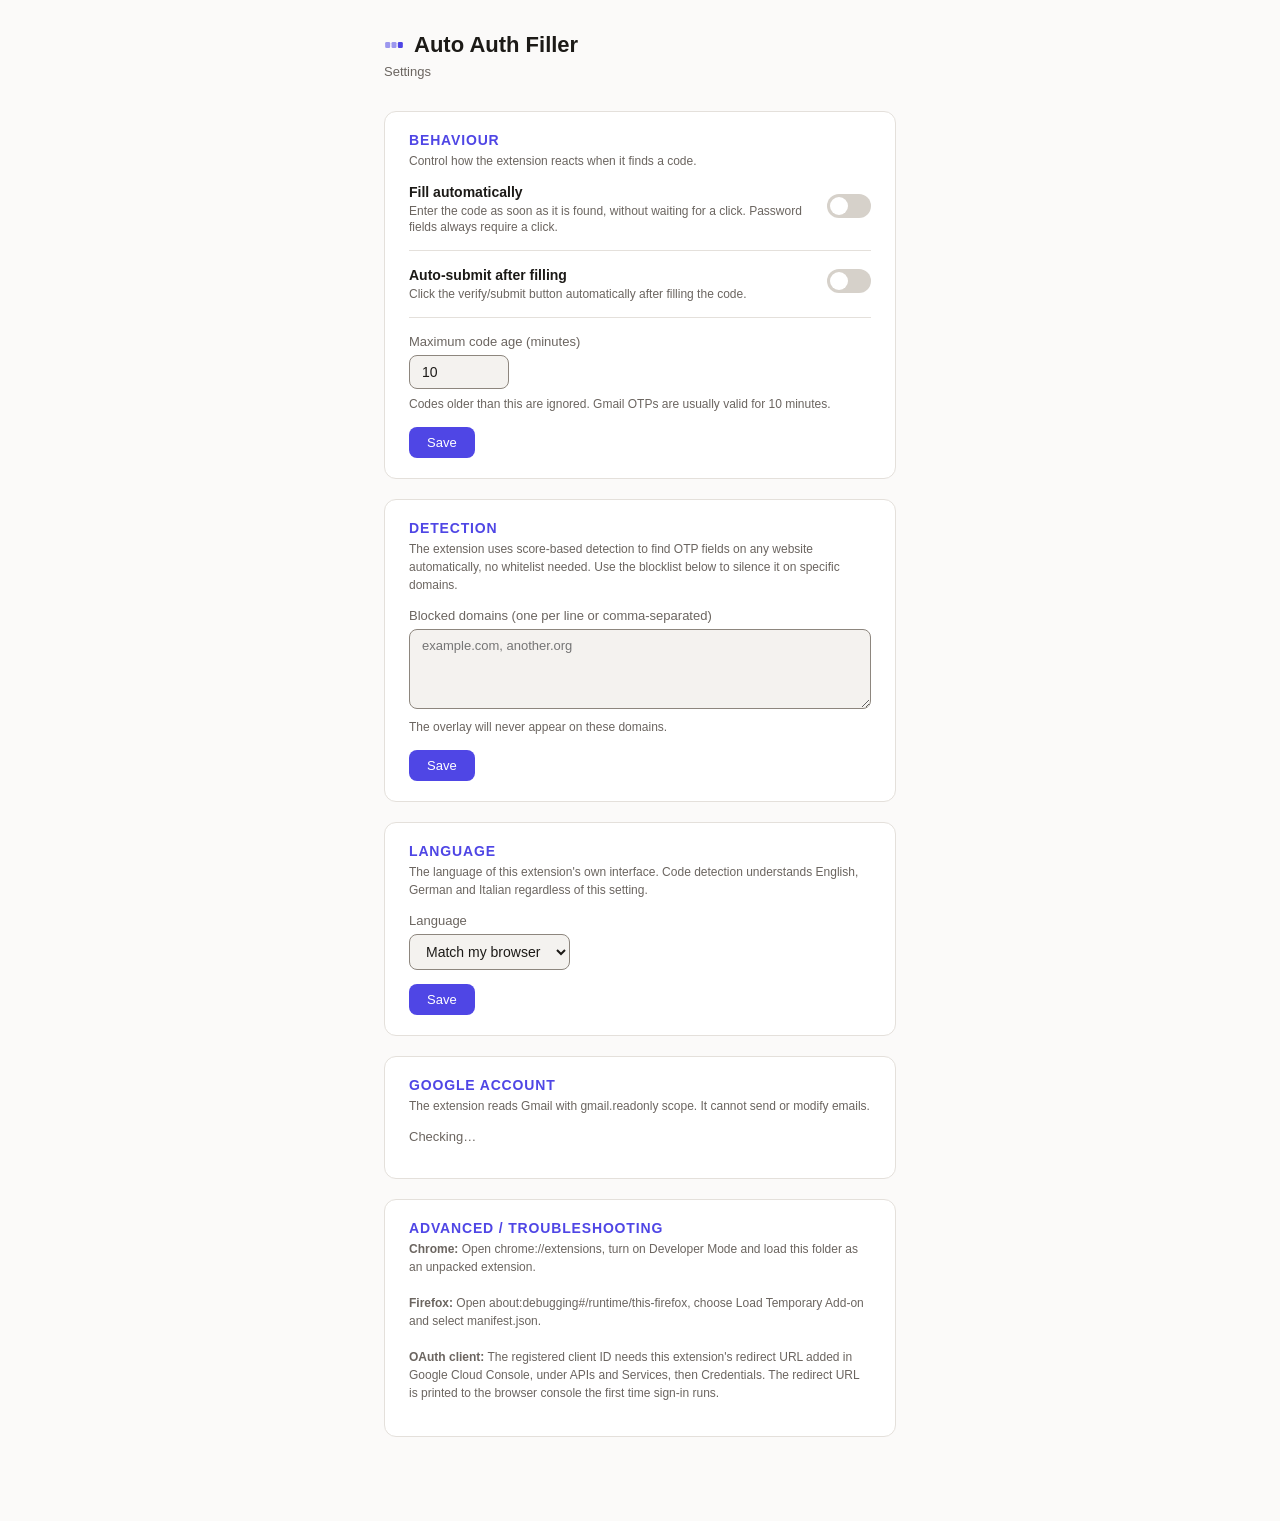
<file: options.html>
<!DOCTYPE html>
<html lang="en">
<head>
  <meta charset="UTF-8" />
  <meta name="viewport" content="width=device-width, initial-scale=1.0" />
  <title data-i18n="opt.pageTitle">Auto Auth Filler Settings</title>
  <style>
    :root {
      --bg: #fbfaf9;
      --surface: #ffffff;
      --raised: #f4f2ef;
      --border: #e4e0db;
      --border-strong: #d6d1ca;
      --field-border: #8d867e;
      --text: #1c1a17;
      --muted: #6b6560;
      --accent: #4f46e5;
      --accent-strong: #4338ca;
      --on-accent: #ffffff;
      --knob: #ffffff;
      --ok: #157a3a;
      --warn: #b4232a;
      --radius: 10px;
      --radius-sm: 7px;
    }

    @media (prefers-color-scheme: dark) {
      :root {
        --bg: #141317;
        --surface: #1c1a21;
        --raised: #26232d;
        --border: #35313d;
        --border-strong: #443f50;
        --field-border: #6b6577;
        --text: #ece9f0;
        --muted: #a39eae;
        --accent: #8b86ff;
        --accent-strong: #a5a1ff;
        --on-accent: #15131c;
        --knob: #f1eef5;
        --ok: #56d98a;
        --warn: #ff8d9b;
      }
    }

    *, *::before, *::after { box-sizing: border-box; margin: 0; padding: 0; }

    body {
      background: var(--bg);
      color: var(--text);
      font-family: -apple-system, BlinkMacSystemFont, "Segoe UI", Roboto, sans-serif;
      font-size: 14px;
      min-height: 100vh;
      padding: 32px 0 64px;
    }

    .page {
      max-width: 560px;
      margin: 0 auto;
      padding: 0 24px;
    }

    h1 {
      font-size: 22px;
      font-weight: 700;
      color: var(--text);
      margin-bottom: 6px;
      display: flex;
      align-items: center;
      gap: 10px;
    }

    .subtitle {
      color: var(--muted);
      font-size: 13px;
      margin-bottom: 32px;
    }

    .card {
      background: var(--surface);
      border: 1px solid var(--border);
      border-radius: 12px;
      padding: 20px 24px;
      margin-bottom: 20px;
    }

    .card h2 {
      font-size: 14px;
      font-weight: 600;
      color: var(--accent);
      margin-bottom: 4px;
      text-transform: uppercase;
      letter-spacing: 0.06em;
    }

    .card p.desc {
      font-size: 12px;
      color: var(--muted);
      margin-bottom: 14px;
      line-height: 1.5;
    }

    label {
      display: block;
      font-size: 13px;
      color: var(--muted);
      margin-bottom: 6px;
    }

    input[type="number"],
    textarea {
      width: 100%;
      background: var(--raised);
      border: 1px solid var(--field-border);
      border-radius: 8px;
      color: var(--text);
      font-family: inherit;
      font-size: 14px;
      padding: 8px 12px;
      outline: none;
      transition: border-color 0.15s;
    }

    input[type="number"]:focus,
    textarea:focus { border-color: var(--accent); }

    input[type="number"] { width: 100px; }

    select {
      background: var(--raised);
      border: 1px solid var(--field-border);
      border-radius: 8px;
      color: var(--text);
      font-family: inherit;
      font-size: 14px;
      padding: 8px 12px;
      outline: none;
    }
    select:focus { border-color: var(--accent); }

    textarea {
      resize: vertical;
      min-height: 80px;
      font-size: 13px;
    }

    .toggle-row {
      display: flex;
      align-items: center;
      justify-content: space-between;
      gap: 16px;
    }

    .toggle-label { flex: 1; }
    .toggle-label strong { display: block; color: var(--text); margin-bottom: 2px; }
    .toggle-label span { font-size: 12px; color: var(--muted); }

    /* Toggle switch */
    .toggle {
      position: relative;
      width: 44px;
      height: 24px;
      flex-shrink: 0;
    }
    .toggle input { opacity: 0; width: 0; height: 0; }
    .toggle-slider {
      position: absolute;
      inset: 0;
      background: var(--border-strong);
      border-radius: 24px;
      cursor: pointer;
      transition: background 0.2s;
    }
    .toggle-slider::before {
      content: "";
      position: absolute;
      width: 18px; height: 18px;
      left: 3px; top: 3px;
      background: var(--knob);
      border-radius: 50%;
      transition: transform 0.2s;
    }
    .toggle input:checked + .toggle-slider { background: var(--accent); }
    .toggle input:checked + .toggle-slider::before { transform: translateX(20px); }

    .btn-row {
      display: flex;
      align-items: center;
      gap: 12px;
      margin-top: 14px;
    }

    button {
      padding: 8px 18px;
      border: none;
      border-radius: 8px;
      font-family: inherit;
      font-size: 13px;
      font-weight: 500;
      cursor: pointer;
      transition: opacity 0.15s;
    }
    button:hover { opacity: 0.85; }
    button:active { opacity: 0.65; }

    .btn-primary { background: var(--accent); color: var(--on-accent); }
    .btn-danger  { background: var(--warn); color: var(--on-accent); }

    .feedback {
      font-size: 12px;
      color: var(--ok);
      opacity: 0;
      transition: opacity 0.3s;
    }
    .feedback.visible { opacity: 1; }

    .divider {
      border: none;
      border-top: 1px solid var(--border);
      margin: 16px 0;
    }

    /* The hidden attribute is enforced by a user-agent rule, which any author
       "display" declaration outranks. Kept here so adding a display rule to a
       toggled element later cannot silently break hiding. */
    [hidden] { display: none !important; }
  </style>
</head>
<body>
  <div class="page">
    <h1><span aria-hidden="true"><svg viewBox="0 0 24 24" width="20" height="20" fill="currentColor" focusable="false" style="vertical-align:-3px;color:var(--accent)"><rect x="1.4" y="8.5" width="6" height="7" rx="1.5" opacity=".55"/><rect x="9" y="8.5" width="6" height="7" rx="1.5" opacity=".55"/><rect x="16.6" y="8.5" width="6" height="7" rx="1.5"/></svg></span> <span data-i18n="opt.heading">Auto Auth Filler</span></h1>
    <p class="subtitle" id="version">Settings</p>

    <!-- Behaviour -->
    <div class="card">
      <h2 data-i18n="opt.behaviour">Behaviour</h2>
      <p class="desc" data-i18n="opt.behaviourHint">Control how the extension reacts when it finds a code.</p>

      <div class="toggle-row">
        <div class="toggle-label">
          <strong data-i18n="opt.autoFill">Fill automatically</strong>
          <span data-i18n="opt.autoFillHint">Enter the code as soon as it is found, without waiting for a click. Password fields always require a click.</span>
        </div>
        <label class="toggle">
          <input type="checkbox" id="autoFill" />
          <span class="toggle-slider"></span>
        </label>
      </div>

      <hr class="divider" />

      <div class="toggle-row">
        <div class="toggle-label">
          <strong data-i18n="opt.autoSubmit">Auto-submit after filling</strong>
          <span data-i18n="opt.autoSubmitHint">Click the verify/submit button automatically after filling the code.</span>
        </div>
        <label class="toggle">
          <input type="checkbox" id="autoSubmit" />
          <span class="toggle-slider"></span>
        </label>
      </div>

      <hr class="divider" />

      <label for="maxAge" data-i18n="opt.maxAge">Maximum code age (minutes)</label>
      <input type="number" id="maxAge" min="1" max="60" value="10" />
      <p class="desc" style="margin-top:6px;margin-bottom:0" data-i18n="opt.maxAgeHint">Codes older than this are ignored. Gmail OTPs are usually valid for 10 minutes.</p>

      <div class="btn-row">
        <button class="btn-primary" id="saveBehaviour" data-i18n="opt.save">Save</button>
        <span class="feedback" id="behaviourFeedback" data-i18n="opt.saved">Saved</span>
      </div>
    </div>

    <!-- Detection -->
    <div class="card">
      <h2 data-i18n="opt.detection">Detection</h2>
      <p class="desc" data-i18n="opt.detectionHint">The extension uses score-based detection to find OTP fields on any website automatically, no whitelist needed. Use the blocklist below to silence it on specific domains.</p>

      <label for="blockedDomains" data-i18n="opt.blocked">Blocked domains (one per line or comma-separated)</label>
      <textarea id="blockedDomains" placeholder="example.com, another.org"></textarea>
      <p class="desc" style="margin-top:6px;margin-bottom:0" data-i18n="opt.blockedHint">The overlay will never appear on these domains.</p>

      <div class="btn-row">
        <button class="btn-primary" id="saveDetection" data-i18n="opt.save">Save</button>
        <span class="feedback" id="detectionFeedback" data-i18n="opt.saved">Saved</span>
      </div>
    </div>

    <!-- Language -->
    <div class="card">
      <h2 data-i18n="opt.language">Language</h2>
      <p class="desc" data-i18n="opt.languageHint">The language of this extension's own interface. Code detection understands English and German regardless of this setting.</p>

      <label for="uiLanguage" data-i18n="opt.language">Language</label>
      <select id="uiLanguage">
        <option value="auto" data-i18n="opt.languageAuto">Match my browser</option>
        <option value="en">English</option>
        <option value="de">Deutsch</option>
        <option value="it">Italiano</option>
      </select>

      <div class="btn-row">
        <button class="btn-primary" id="saveLanguage" data-i18n="opt.save">Save</button>
        <span class="feedback" id="languageFeedback" data-i18n="opt.saved">Saved</span>
      </div>
    </div>

    <!-- Account -->
    <div class="card">
      <h2 data-i18n="opt.account">Google Account</h2>
      <p class="desc" data-i18n="opt.accountHint">The extension reads Gmail with gmail.readonly scope. It cannot send or modify emails.</p>

      <div id="account-status" style="color:var(--muted);font-size:13px;margin-bottom:14px" data-i18n="opt.accountChecking">Checking…</div>

      <div class="btn-row">
        <button class="btn-primary" id="btnLogin" hidden data-i18n="opt.signIn">Sign in with Google</button>
        <button class="btn-danger" id="btnLogout" hidden data-i18n="opt.signOut">Sign out</button>
        <span class="feedback" id="accountFeedback"></span>
      </div>
    </div>

    <!-- Advanced -->
    <div class="card">
      <h2 data-i18n="opt.advanced">Advanced / Troubleshooting</h2>
      <p class="desc">
        <strong data-i18n="opt.advChrome">Chrome:</strong>
        <span data-i18n="opt.advChromeText">Open chrome://extensions, turn on Developer Mode and load this folder as an unpacked extension.</span><br><br>
        <strong data-i18n="opt.advFirefox">Firefox:</strong>
        <span data-i18n="opt.advFirefoxText">Open about:debugging#/runtime/this-firefox, choose Load Temporary Add-on and select manifest.json.</span><br><br>
        <strong data-i18n="opt.advOAuth">OAuth client:</strong>
        <span data-i18n="opt.advOAuthText">The registered client ID needs this extension's redirect URL added in Google Cloud Console, under APIs and Services, then Credentials. The redirect URL is printed to the browser console the first time sign-in runs.</span>
      </p>
    </div>
  </div>

  <script src="i18n.js"></script>
  <script src="options.js"></script>
</body>
</html>
</file>
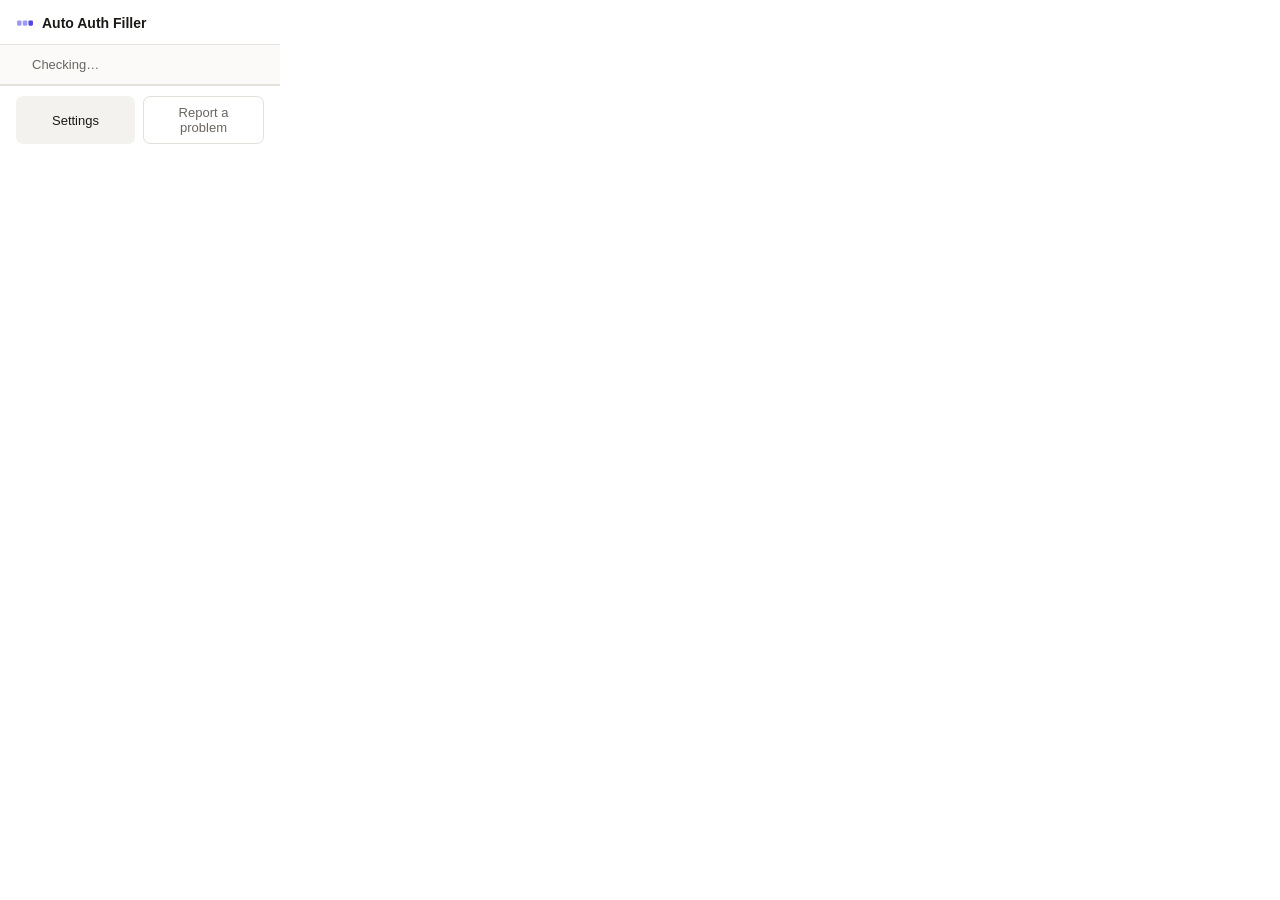
<file: popup.html>
<!DOCTYPE html>
<html lang="en">
<head>
  <meta charset="UTF-8" />
  <meta name="viewport" content="width=device-width, initial-scale=1.0" />
  <title>Auto Auth Filler</title>
  <style>
    /* The palette. Identical names and values to site/style.css, held together
       by a test rather than a build step, because a packaged extension and a
       hosted site cannot share a file.

       The extension follows the system preference and has no toggle of its own.
       The popup is open for a few seconds at a time, and a toggle would be a
       stored setting, a migration and a row on the options page in exchange for
       very little. */
    :root {
      --bg: #fbfaf9;
      --surface: #ffffff;
      --raised: #f4f2ef;
      --border: #e4e0db;
      --border-strong: #d6d1ca;
      --field-border: #8d867e;
      --text: #1c1a17;
      --muted: #6b6560;
      --accent: #4f46e5;
      --accent-strong: #4338ca;
      --on-accent: #ffffff;
      --ok: #157a3a;
      --knob: #ffffff;
      --warn: #b4232a;
      --radius: 10px;
      --radius-sm: 7px;
    }

    @media (prefers-color-scheme: dark) {
      :root {
        --bg: #141317;
        --surface: #1c1a21;
        --raised: #26232d;
        --border: #35313d;
        --border-strong: #443f50;
        --field-border: #6b6577;
        --text: #ece9f0;
        --muted: #a39eae;
        --accent: #8b86ff;
        --accent-strong: #a5a1ff;
        --on-accent: #15131c;
        --ok: #56d98a;
        --knob: #f1eef5;
        --warn: #ff8d9b;
      }
    }

    * { box-sizing: border-box; margin: 0; padding: 0; }

    body {
      width: 280px;
      background: var(--surface);
      color: var(--text);
      font-family: -apple-system, BlinkMacSystemFont, "Segoe UI", Roboto, sans-serif;
      font-size: 14px;
    }

    header {
      display: flex;
      align-items: center;
      gap: 8px;
      padding: 14px 16px 12px;
      border-bottom: 1px solid var(--border);
    }

    header span.logo { display: inline-flex; color: var(--accent); }

    header h1 {
      font-size: 14px;
      font-weight: 600;
      color: var(--text);
    }

    .status-row {
      display: flex;
      align-items: center;
      gap: 8px;
      padding: 12px 16px;
      background: var(--bg);
      border-bottom: 1px solid var(--border);
    }

    .dot {
      width: 8px; height: 8px;
      border-radius: 50%;
      flex-shrink: 0;
    }
    .dot.green  { background: var(--ok); }
    .dot.red    { background: var(--warn); }
    .dot.yellow { background: var(--accent); }

    #auth-status { color: var(--muted); font-size: 13px; }

    .section {
      padding: 12px 16px;
      border-bottom: 1px solid var(--border);
    }

    .result-box {
      background: var(--raised);
      border-radius: var(--radius);
      padding: 10px 12px;
      margin-top: 0;
    }

    .result-subject {
      font-size: 11px;
      color: var(--muted);
      margin-bottom: 4px;
      white-space: nowrap;
      overflow: hidden;
      text-overflow: ellipsis;
    }

    .result-code {
      font-family: "SFMono-Regular", Consolas, monospace;
      font-size: 26px;
      font-weight: 700;
      letter-spacing: 0.15em;
      color: var(--ok);
      user-select: all;
    }

    .result-age { font-size: 11px; color: var(--muted); margin-top: 2px; }
    .result-subject.warn { color: var(--warn); font-weight: 600; }

    #no-result { color: var(--muted); font-size: 13px; text-align: center; padding: 4px 0; }

    .btn-row {
      display: flex;
      gap: 8px;
      padding: 12px 16px;
    }

    /* The hidden attribute is enforced by a user-agent rule, which any author
       "display" declaration outranks. Without this, .btn-row's display:flex
       keeps [hidden] rows on screen. */
    [hidden] { display: none !important; }

    button {
      flex: 1;
      padding: 8px 10px;
      border: none;
      border-radius: var(--radius-sm);
      font-family: inherit;
      font-size: 13px;
      font-weight: 500;
      cursor: pointer;
      transition: opacity 0.15s;
    }
    button:hover { opacity: 0.85; }
    button:active { opacity: 0.65; }
    button:disabled { opacity: 0.4; cursor: default; }

    #btn-fetch   { background: var(--accent); color: var(--on-accent); }
    #btn-copy    { background: var(--raised); color: var(--text); }
    #btn-login   { background: var(--ok); color: var(--on-accent); width: 100%; }
    #btn-logout  { background: var(--warn); color: var(--on-accent); }
    #btn-options { background: var(--raised); color: var(--text); }
    #btn-report  { background: transparent; color: var(--muted); border: 1px solid var(--border); }

    footer {
      display: flex;
      gap: 8px;
      padding: 10px 16px;
      border-top: 1px solid var(--border);
    }

    #spinner {
      display: none;
      width: 14px; height: 14px;
      border: 2px solid var(--border-strong);
      border-top-color: var(--accent);
      border-radius: 50%;
      animation: spin 0.7s linear infinite;
      flex-shrink: 0;
    }
    @keyframes spin { to { transform: rotate(360deg); } }
  </style>
</head>
<body>
  <header>
    <span class="logo" aria-hidden="true"><svg viewBox="0 0 24 24" width="18" height="18" fill="currentColor" focusable="false"><rect x="1.4" y="8.5" width="6" height="7" rx="1.5" opacity=".55"/><rect x="9" y="8.5" width="6" height="7" rx="1.5" opacity=".55"/><rect x="16.6" y="8.5" width="6" height="7" rx="1.5"/></svg></span>
    <h1 data-i18n="popup.title">Auto Auth Filler</h1>
    <div id="spinner"></div>
  </header>

  <!-- Auth state -->
  <div class="status-row">
    <div class="dot" id="auth-dot"></div>
    <span id="auth-status" data-i18n="popup.checking">Checking…</span>
  </div>

  <!-- OTP result (shown after fetch) -->
  <div class="section" id="result-section" hidden>
    <div class="result-box">
      <div class="result-subject" id="result-subject"></div>
      <div class="result-code" id="result-code"></div>
      <div class="result-age" id="result-age"></div>
    </div>
  </div>

  <div class="section" id="no-result-section" hidden>
    <p id="no-result"></p>
  </div>

  <!-- Primary actions -->
  <div class="btn-row" id="actions-authed" hidden>
    <button id="btn-fetch" data-i18n="popup.fetch">Fetch code</button>
    <button id="btn-copy" hidden data-i18n="popup.copy">Copy</button>
  </div>

  <div class="btn-row" id="actions-unauthed" hidden>
    <button id="btn-login" data-i18n="popup.signIn">Sign in with Google</button>
  </div>

  <!-- Footer actions -->
  <footer>
    <button id="btn-options" data-i18n="popup.settings">Settings</button>
    <button id="btn-logout" hidden data-i18n="popup.signOut">Sign out</button>
    <button id="btn-report" data-i18n="popup.report">Report a problem</button>
  </footer>

  <script src="i18n.js"></script>
  <script src="popup.js"></script>
</body>
</html>
</file>
